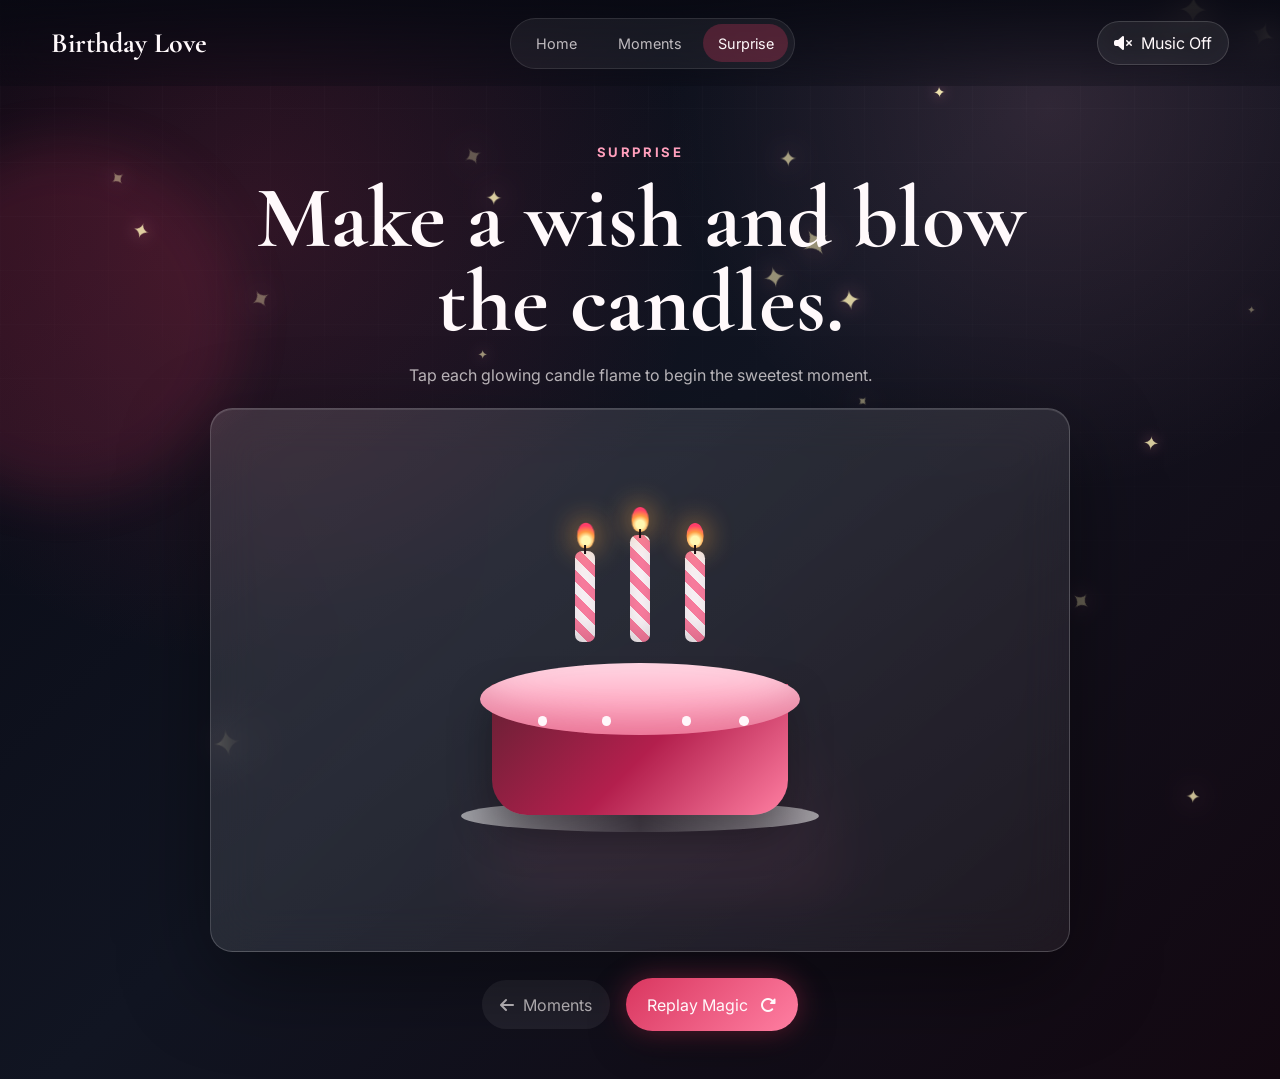
<file: surprise.html>
<!DOCTYPE html>
<html lang="en">

<head>
    <meta charset="UTF-8">
    <meta name="viewport" content="width=device-width, initial-scale=1.0">
    <title>Birthday Surprise</title>
    <link rel="preconnect" href="https://fonts.googleapis.com">
    <link rel="preconnect" href="https://fonts.gstatic.com" crossorigin>
    <link
        href="https://fonts.googleapis.com/css2?family=Cormorant+Garamond:wght@500;600;700&family=Inter:wght@400;500;600;700&display=swap"
        rel="stylesheet">
    <link rel="stylesheet" href="https://cdnjs.cloudflare.com/ajax/libs/font-awesome/6.5.2/css/all.min.css">
    <link rel="stylesheet" href="https://unpkg.com/aos@2.3.1/dist/aos.css">
    <link rel="stylesheet" href="css/styles.css">
</head>

<body class="surprise-page">
    <div class="page-transition"></div><audio id="bgMusic" src="assets/music/birthday.mp3" loop preload="auto"></audio>
    <header class="site-header"><a class="brand" href="index.html">Birthday Love</a>
        <nav class="nav-links" aria-label="Main navigation"><a href="index.html" class="">Home</a><a href="gallery.html"
                class="">Moments</a><a href="surprise.html" class="active">Surprise</a></nav><button
            class="music-toggle" type="button" aria-label="Toggle music"><i
                class="fa-solid fa-volume-xmark"></i><span>Music Off</span></button>
    </header>
    <main class="surprise-stage">
        <div class="ambient-layer" aria-hidden="true"><span class="orb orb-one"></span><span
                class="orb orb-three"></span>
            <div class="floating-field sparkles-field"></div>
        </div>
        <section class="section-heading compact" data-aos="fade-up">
            <p class="eyebrow">Surprise</p>
            <h1>Make a wish and blow the candles.</h1>
            <p>Tap each glowing candle flame to begin the sweetest moment.</p>
        </section>
        <section class="cake-scene glass-panel" data-aos="zoom-in" data-aos-delay="100">
            <div class="party-effects" aria-hidden="true">
                <div class="confetti-layer"></div>
                <div class="balloon-layer"></div>
                <div class="heart-layer"></div>
            </div>
            <div class="cake" aria-label="Birthday cake with three candles">
                <div class="candles"><button class="candle" type="button" aria-label="Blow candle one"><span
                            class="flame"></span><span class="wick"></span></button><button class="candle tall"
                        type="button" aria-label="Blow candle two"><span class="flame"></span><span
                            class="wick"></span></button><button class="candle" type="button"
                        aria-label="Blow candle three"><span class="flame"></span><span class="wick"></span></button>
                </div>
                <div class="cake-top"><span class="icing-dot"></span><span class="icing-dot"></span><span
                        class="icing-dot"></span><span class="icing-dot"></span></div>
                <div class="cake-body">
                    <div class="cake-slice"></div><span class="drip drip-one"></span><span
                        class="drip drip-two"></span><span class="drip drip-three"></span>
                </div>
                <div class="cake-plate"></div>
            </div>
            <div class="birthday-message" aria-live="polite">
                <h1>Happy Birthday ❤️</h1>
                <p>May your smile always shine brighter than the candles.</p>
                <p>May your dreams come true.</p>
                <p>May every moment of your life be filled with happiness and love.</p>
            </div>
            <div class="thank-you">Achummaahh</div>
        </section>
        <div class="page-actions"><a class="soft-link" href="gallery.html"><i class="fa-solid fa-arrow-left"></i>
                Moments</a><button class="glow-button replay-button" type="button"><span>Replay Magic</span><i
                    class="fa-solid fa-rotate-right"></i></button></div>
    </main>
    <script src="https://cdnjs.cloudflare.com/ajax/libs/gsap/3.12.5/gsap.min.js"></script>
    <script src="https://unpkg.com/aos@2.3.1/dist/aos.js"></script>
    <script src="js/music.js"></script>
    <script src="js/main.js"></script>
</body>

</html>
</file>
<file: css/styles.css>
:root {
    --bg: #080912;
    --rose: #d9365f;
    --pink: #ff9fbc;
    --blush: #ffd5df;
    --white: #fff9fb;
    --muted: rgba(255, 249, 251, .72);
    --glass: rgba(255, 255, 255, .09);
    --glass-border: rgba(255, 255, 255, .18);
    --shadow: 0 28px 90px rgba(0, 0, 0, .42);
    --title: "Cormorant Garamond", Georgia, serif;
    --body: "Inter", Arial, sans-serif
}

* {
    box-sizing: border-box
}

html {
    scroll-behavior: smooth
}

body {
    min-height: 100vh;
    margin: 0;
    color: var(--white);
    font-family: var(--body);
    background: radial-gradient(circle at 20% 20%, rgba(217, 54, 95, .18), transparent 28rem), radial-gradient(circle at 82% 10%, rgba(255, 159, 188, .13), transparent 24rem), linear-gradient(135deg, #070812 0%, #111522 48%, #130811 100%);
    overflow-x: hidden
}

body:before {
    content: "";
    position: fixed;
    inset: 0;
    pointer-events: none;
    background-image: linear-gradient(rgba(255, 255, 255, .025) 1px, transparent 1px), linear-gradient(90deg, rgba(255, 255, 255, .02) 1px, transparent 1px);
    background-size: 54px 54px;
    mask-image: linear-gradient(to bottom, rgba(0, 0, 0, .8), transparent);
    z-index: 0
}

a {
    color: inherit;
    text-decoration: none
}

button {
    font: inherit
}

.site-header {
    position: fixed;
    inset: 0 0 auto;
    z-index: 20;
    display: flex;
    align-items: center;
    justify-content: space-between;
    gap: 1rem;
    padding: 1.1rem clamp(1rem, 4vw, 3.8rem);
    background: linear-gradient(to bottom, rgba(8, 9, 18, .86), rgba(8, 9, 18, .28));
    backdrop-filter: blur(18px)
}

.brand {
    font-family: var(--title);
    font-size: clamp(1.25rem, 2.8vw, 1.75rem);
    font-weight: 700
}

.nav-links {
    display: flex;
    align-items: center;
    gap: .45rem;
    padding: .35rem;
    border: 1px solid rgba(255, 255, 255, .1);
    border-radius: 999px;
    background: rgba(255, 255, 255, .06)
}

.nav-links a {
    min-width: 5rem;
    padding: .65rem .9rem;
    border-radius: 999px;
    color: var(--muted);
    font-size: .9rem;
    text-align: center;
    transition: .25s
}

.nav-links a:hover,
.nav-links a.active {
    color: var(--white);
    background: rgba(217, 54, 95, .28)
}

.music-toggle,
.glow-button,
.soft-link,
.lightbox-close,
.replay-button {
    border: 0;
    cursor: pointer
}

.music-toggle {
    display: inline-flex;
    align-items: center;
    gap: .55rem;
    min-height: 2.8rem;
    padding: .7rem 1rem;
    border: 1px solid rgba(255, 255, 255, .15);
    border-radius: 999px;
    color: var(--white);
    background: rgba(255, 255, 255, .08);
    backdrop-filter: blur(16px)
}

.page-transition {
    position: fixed;
    inset: 0;
    z-index: 100;
    pointer-events: none;
    background: radial-gradient(circle, rgba(255, 159, 188, .22), rgba(8, 9, 18, .98) 52%);
    opacity: 0
}

.hero-shell,
.content-page,
.surprise-stage {
    position: relative;
    z-index: 1;
    min-height: 100vh;
    padding: 7.5rem clamp(1rem, 5vw, 5rem) 3rem
}

.hero-shell {
    display: grid;
    place-items: center
}

.ambient-layer {
    position: fixed;
    inset: 0;
    z-index: -1;
    overflow: hidden;
    pointer-events: none
}

.orb {
    position: absolute;
    width: 22rem;
    height: 22rem;
    border-radius: 50%;
    filter: blur(26px);
    opacity: .34
}

.orb-one {
    left: -7rem;
    top: 9rem;
    background: rgba(217, 54, 95, .45)
}

.orb-two {
    right: -6rem;
    top: 5rem;
    background: rgba(255, 159, 188, .28)
}

.orb-three {
    left: 38%;
    bottom: -9rem;
    background: rgba(102, 49, 76, .52)
}

.floating-field span {
    position: absolute;
    display: grid;
    place-items: center;
    color: rgba(255, 183, 202, .86);
    text-shadow: 0 0 18px rgba(255, 130, 166, .55);
    will-change: transform, opacity
}

.petals-field span {
    width: .75rem;
    height: 1.25rem;
    border-radius: 70% 20% 70% 20%;
    background: linear-gradient(145deg, #ffb0c5, #d9365f)
}

.sparkles-field span {
    color: #fff2b8
}

.glass-card,
.glass-panel {
    border: 1px solid var(--glass-border);
    background: linear-gradient(145deg, rgba(255, 255, 255, .13), rgba(255, 255, 255, .055));
    box-shadow: var(--shadow), inset 0 1px 0 rgba(255, 255, 255, .12);
    backdrop-filter: blur(24px)
}

.hero-card {
    width: min(880px, 100%);
    padding: clamp(2rem, 6vw, 5.2rem);
    border-radius: 1.5rem;
    text-align: center
}

.eyebrow {
    margin: 0 0 1rem;
    color: var(--pink);
    font-size: .82rem;
    font-weight: 700;
    letter-spacing: .18em;
    text-transform: uppercase
}

h1,
h2 {
    margin: 0;
    font-family: var(--title)
}

.hero-card h1 {
    font-size: clamp(3.2rem, 10vw, 7.6rem);
    line-height: .9
}

.heart-mark {
    display: inline-block;
    filter: drop-shadow(0 0 16px rgba(255, 99, 132, .55))
}

.hero-card h2 {
    min-height: 3.2rem;
    margin-top: 1.1rem;
    color: var(--blush);
    font-size: clamp(1.45rem, 4vw, 2.55rem)
}

.hero-subtitle {
    max-width: 620px;
    margin: 1.3rem auto 2rem;
    color: var(--muted);
    font-size: clamp(1rem, 2vw, 1.14rem);
    line-height: 1.8
}

.glow-button {
    position: relative;
    display: inline-flex;
    align-items: center;
    justify-content: center;
    gap: .75rem;
    min-height: 3.35rem;
    padding: .95rem 1.35rem;
    border-radius: 999px;
    color: var(--white);
    background: linear-gradient(135deg, var(--rose), #ff7fa2);
    box-shadow: 0 0 28px rgba(217, 54, 95, .38), 0 14px 38px rgba(0, 0, 0, .35);
    transition: .25s
}

.glow-button:hover {
    transform: translateY(-3px);
    box-shadow: 0 0 42px rgba(255, 127, 162, .5), 0 18px 44px rgba(0, 0, 0, .42)
}

.content-page,
.surprise-stage {
    display: flex;
    flex-direction: column;
    align-items: center
}

.section-heading {
    width: min(850px, 100%);
    margin: 1.5rem auto 2rem;
    text-align: center
}

.section-heading.compact {
    margin-bottom: 1.2rem
}

.section-heading h1 {
    font-size: clamp(2.6rem, 7vw, 5.5rem);
    line-height: .96
}

.section-heading p:not(.eyebrow) {
    max-width: 650px;
    margin: 1rem auto 0;
    color: var(--muted);
    line-height: 1.75
}

.gallery-wrap {
    width: min(1120px, 100%);
    padding: clamp(1rem, 3vw, 2rem);
    border-radius: 1.25rem
}

.memory-swiper {
    width: 100%;
    padding: 1rem 0 3.4rem
}

.memory-card {
    overflow: hidden;
    min-height: 30rem;
    padding: .9rem;
    border: 1px solid rgba(255, 255, 255, .14);
    border-radius: 1rem;
    background: rgba(255, 255, 255, .08);
    box-shadow: 0 18px 48px rgba(0, 0, 0, .25);
    cursor: pointer
}

.memory-card img {
    display: block;
    width: 100%;
    aspect-ratio: 4/5;
    object-fit: cover;
    border-radius: .8rem;
    transition: .45s
}

.memory-card:hover img {
    transform: scale(1.055);
    filter: saturate(1.1) brightness(1.04)
}

.memory-card p {
    margin: 1rem 0 .25rem;
    color: var(--muted);
    line-height: 1.55
}

.swiper-button-prev,
.swiper-button-next {
    color: var(--white)
}

.swiper-pagination-bullet {
    background: rgba(255, 255, 255, .55)
}

.swiper-pagination-bullet-active {
    background: var(--pink)
}

.page-actions {
    display: flex;
    align-items: center;
    justify-content: center;
    flex-wrap: wrap;
    gap: 1rem;
    margin-top: 1.6rem
}

.soft-link {
    display: inline-flex;
    align-items: center;
    gap: .6rem;
    min-height: 3.1rem;
    padding: .85rem 1.1rem;
    border-radius: 999px;
    color: var(--muted);
    background: rgba(255, 255, 255, .07)
}

.lightbox {
    position: fixed;
    inset: 0;
    z-index: 80;
    display: grid;
    place-items: center;
    padding: 2rem;
    background: rgba(3, 4, 10, .82);
    backdrop-filter: blur(16px);
    opacity: 0;
    pointer-events: none
}

.lightbox.open {
    opacity: 1;
    pointer-events: auto
}

.lightbox img {
    width: min(520px, 90vw);
    max-height: 72vh;
    object-fit: contain;
    border: 1px solid rgba(255, 255, 255, .18);
    border-radius: 1rem;
    box-shadow: var(--shadow)
}

.lightbox p {
    max-width: 620px;
    color: var(--white);
    text-align: center;
    line-height: 1.7
}

.lightbox-close {
    position: absolute;
    top: 1.4rem;
    right: 1.4rem;
    width: 3rem;
    height: 3rem;
    border-radius: 50%;
    color: var(--white);
    background: rgba(255, 255, 255, .12)
}

.cake-scene {
    position: relative;
    width: min(860px, 100%);
    min-height: 34rem;
    display: grid;
    place-items: center;
    padding: clamp(1.2rem, 4vw, 3rem);
    border-radius: 1.4rem;
    overflow: hidden
}

.cake {
    position: relative;
    width: min(390px, 78vw);
    height: 25rem;
    display: grid;
    place-items: end center;
    isolation: isolate
}

.candles {
    position: absolute;
    top: 2.7rem;
    z-index: 4;
    display: flex;
    align-items: end;
    gap: 2.2rem
}

.candle {
    position: relative;
    width: 1.25rem;
    height: 5.7rem;
    border: 0;
    border-radius: .45rem;
    background: repeating-linear-gradient(45deg, #fff7fb 0 9px, #ff7fa2 9px 17px);
    box-shadow: inset 0 -10px 18px rgba(0, 0, 0, .14);
    cursor: pointer
}

.candle.tall {
    height: 6.7rem
}

.wick {
    position: absolute;
    top: -.38rem;
    left: 50%;
    width: .12rem;
    height: .55rem;
    background: #1c1015;
    transform: translateX(-50%)
}

.flame {
    position: absolute;
    top: -1.75rem;
    left: 50%;
    width: 1.05rem;
    height: 1.55rem;
    border-radius: 50% 50% 45% 45%;
    background: radial-gradient(circle at 50% 70%, #fff7b2 0 22%, #ff9b42 45%, #ff3f69 76%);
    box-shadow: 0 0 28px rgba(255, 171, 66, .95);
    transform: translateX(-50%)
}

.candle.out .flame {
    opacity: 0;
    transform: translateX(-50%) scale(.2) translateY(.8rem)
}

.cake-top {
    position: absolute;
    bottom: 9.8rem;
    z-index: 3;
    width: 82%;
    height: 4.5rem;
    border-radius: 50%;
    background: linear-gradient(180deg, #ffd7e4, #ff8dad);
    box-shadow: inset 0 -18px 28px rgba(143, 24, 62, .18)
}

.icing-dot {
    position: absolute;
    bottom: .55rem;
    width: .6rem;
    height: .6rem;
    border-radius: 50%;
    background: #fff7fb
}

.icing-dot:nth-child(1) {
    left: 18%
}

.icing-dot:nth-child(2) {
    left: 38%
}

.icing-dot:nth-child(3) {
    right: 34%
}

.icing-dot:nth-child(4) {
    right: 16%
}

.cake-body {
    position: absolute;
    bottom: 4.8rem;
    z-index: 2;
    width: 76%;
    height: 8.2rem;
    border-radius: 0 0 2.2rem 2.2rem;
    background: linear-gradient(135deg, #642033, #b31f4d 52%, #ff7fa2);
    box-shadow: 0 18px 42px rgba(0, 0, 0, .35);
    overflow: hidden
}

.cake-slice {
    position: absolute;
    right: 13%;
    bottom: 0;
    width: 4rem;
    height: 100%;
    background: linear-gradient(135deg, rgba(255, 255, 255, .14), rgba(255, 255, 255, 0));
    clip-path: polygon(0 0, 100% 15%, 74% 100%, 0 100%);
    opacity: 0
}

.cake-body.cut .cake-slice {
    opacity: 1
}

.drip {
    position: absolute;
    top: 0;
    width: 1.3rem;
    border-radius: 0 0 1rem 1rem;
    background: #ffd3df
}

.drip-one {
    left: 18%;
    height: 2.1rem
}

.drip-two {
    left: 46%;
    height: 3rem
}

.drip-three {
    right: 20%;
    height: 2.35rem
}

.cake-plate {
    position: absolute;
    bottom: 3.7rem;
    width: 92%;
    height: 2rem;
    border-radius: 50%;
    background: linear-gradient(90deg, rgba(255, 255, 255, .55), rgba(255, 255, 255, .12), rgba(255, 255, 255, .55))
}

.birthday-message {
    position: absolute;
    inset: auto 1.2rem 4rem;
    opacity: 0;
    transform: translateY(18px);
    pointer-events: none;
    text-align: center
}

.birthday-message h2 {
    font-size: clamp(2.4rem, 8vw, 5rem)
}

.birthday-message p {
    margin: .35rem auto;
    max-width: 640px;
    color: var(--muted);
    line-height: 1.65
}

.thank-you {
    position: absolute;
    inset: 0;
    display: grid;
    place-items: center;
    opacity: 0;
    pointer-events: none;
    font-family: var(--title);
    font-size: clamp(3.2rem, 12vw, 8rem);
    text-shadow: 0 0 38px rgba(255, 159, 188, .7)
}

.confetti-layer span,
.balloon-layer span,
.heart-layer span {
    position: absolute;
    pointer-events: none
}

.confetti-layer span {
    width: .45rem;
    height: .8rem;
    background: var(--pink)
}

.balloon-layer span {
    width: 2.2rem;
    height: 2.8rem;
    border-radius: 50% 50% 45% 45%;
    background: linear-gradient(135deg, #ff7fa2, #d9365f);
    box-shadow: inset -8px -12px 18px rgba(0, 0, 0, .14)
}

.heart-layer span {
    color: var(--pink);
    font-size: 1.1rem
}

@media(max-width:800px) {
    .site-header {
        position: sticky;
        flex-wrap: wrap;
        justify-content: center;
        padding: .8rem .8rem 1rem
    }

    .brand {
        width: 100%;
        text-align: center
    }

    .nav-links {
        order: 3;
        width: 100%;
        justify-content: center
    }

    .nav-links a {
        min-width: 0;
        flex: 1;
        padding-inline: .5rem
    }

    .music-toggle {
        min-height: 2.55rem
    }

    .hero-shell,
    .content-page,
    .surprise-stage {
        padding-top: 1.2rem
    }

    .hero-card {
        border-radius: 1.1rem
    }

    .memory-card {
        min-height: 26rem
    }

    .cake-scene {
        min-height: 37rem
    }

    .birthday-message {
        bottom: 2.2rem
    }
}

@media(max-width:480px) {
    .hero-card h1 {
        font-size: clamp(2.7rem, 18vw, 4rem)
    }

    .hero-card h2 {
        min-height: 4.2rem
    }

    .section-heading h1 {
        font-size: 2.5rem
    }

    .gallery-wrap,
    .cake-scene {
        padding: .9rem;
        border-radius: 1rem
    }

    .cake {
        transform: scale(.86);
        transform-origin: center bottom
    }
}
</file>
